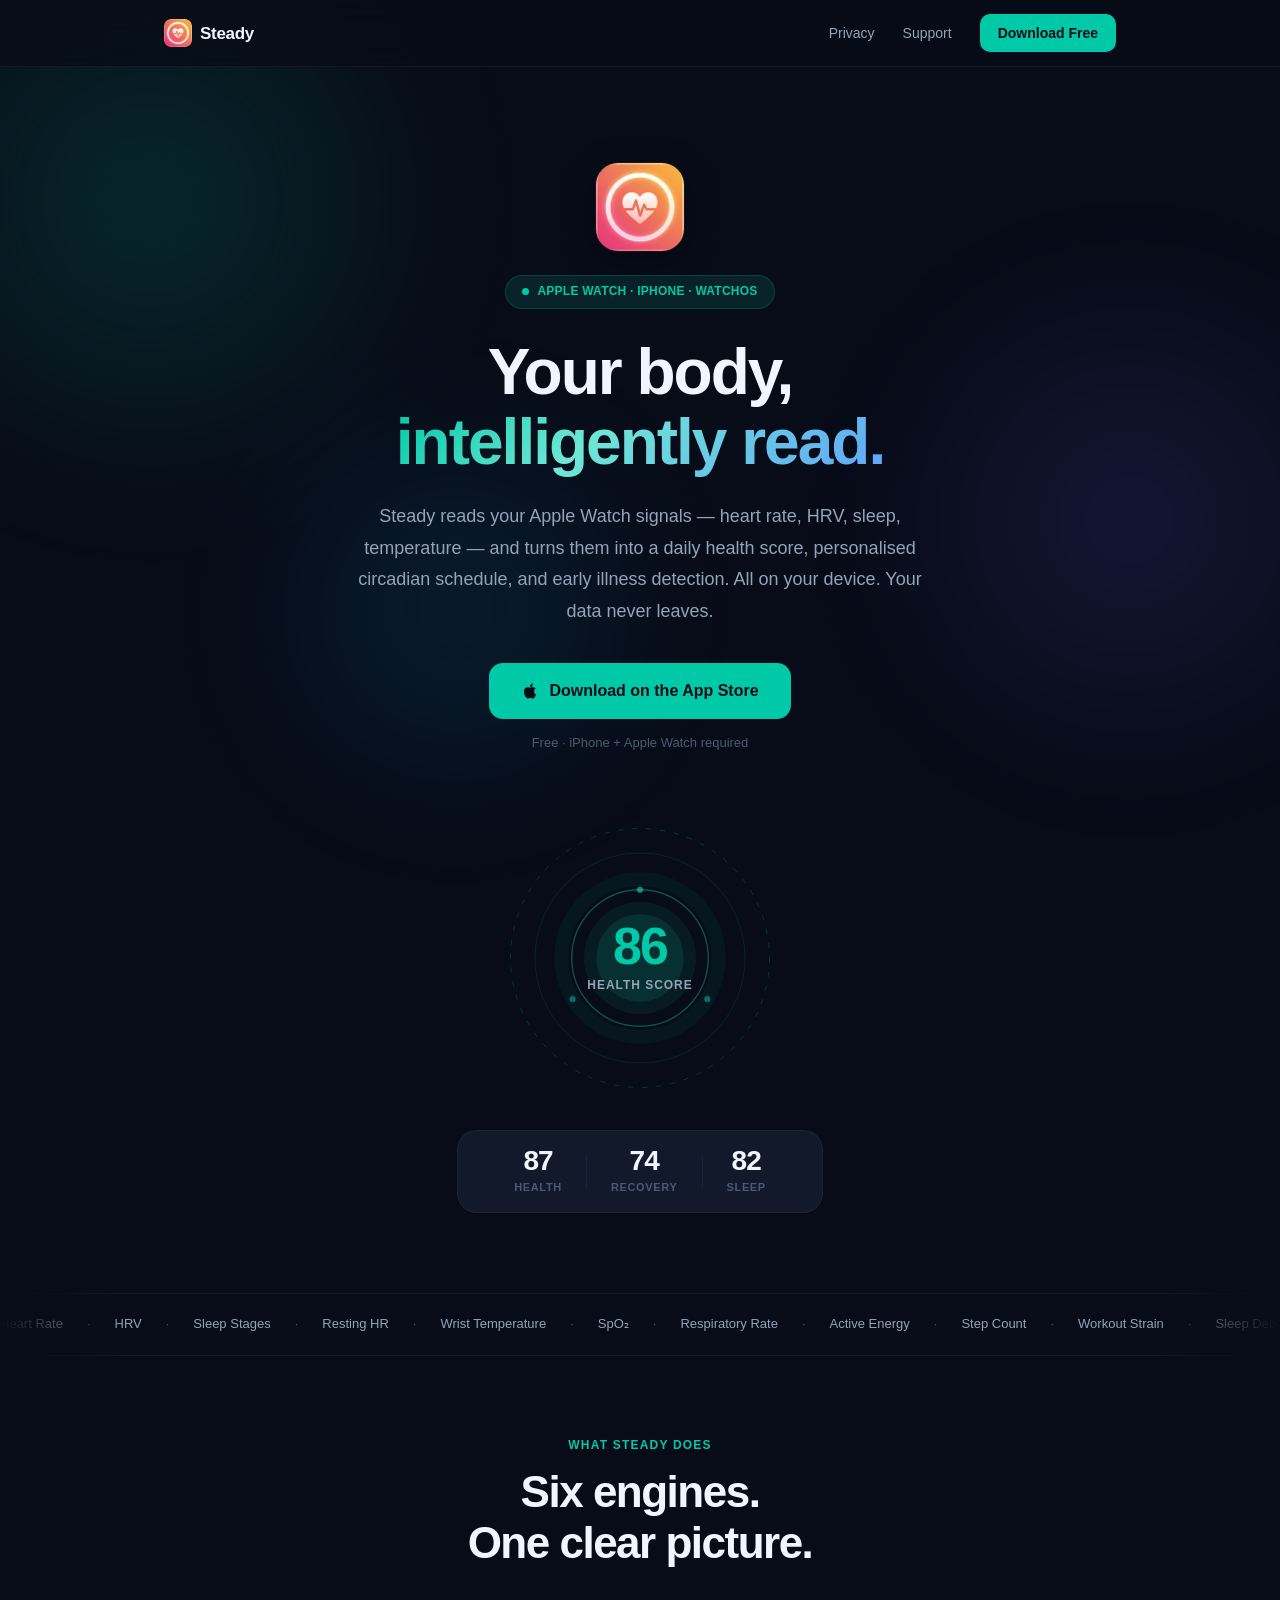
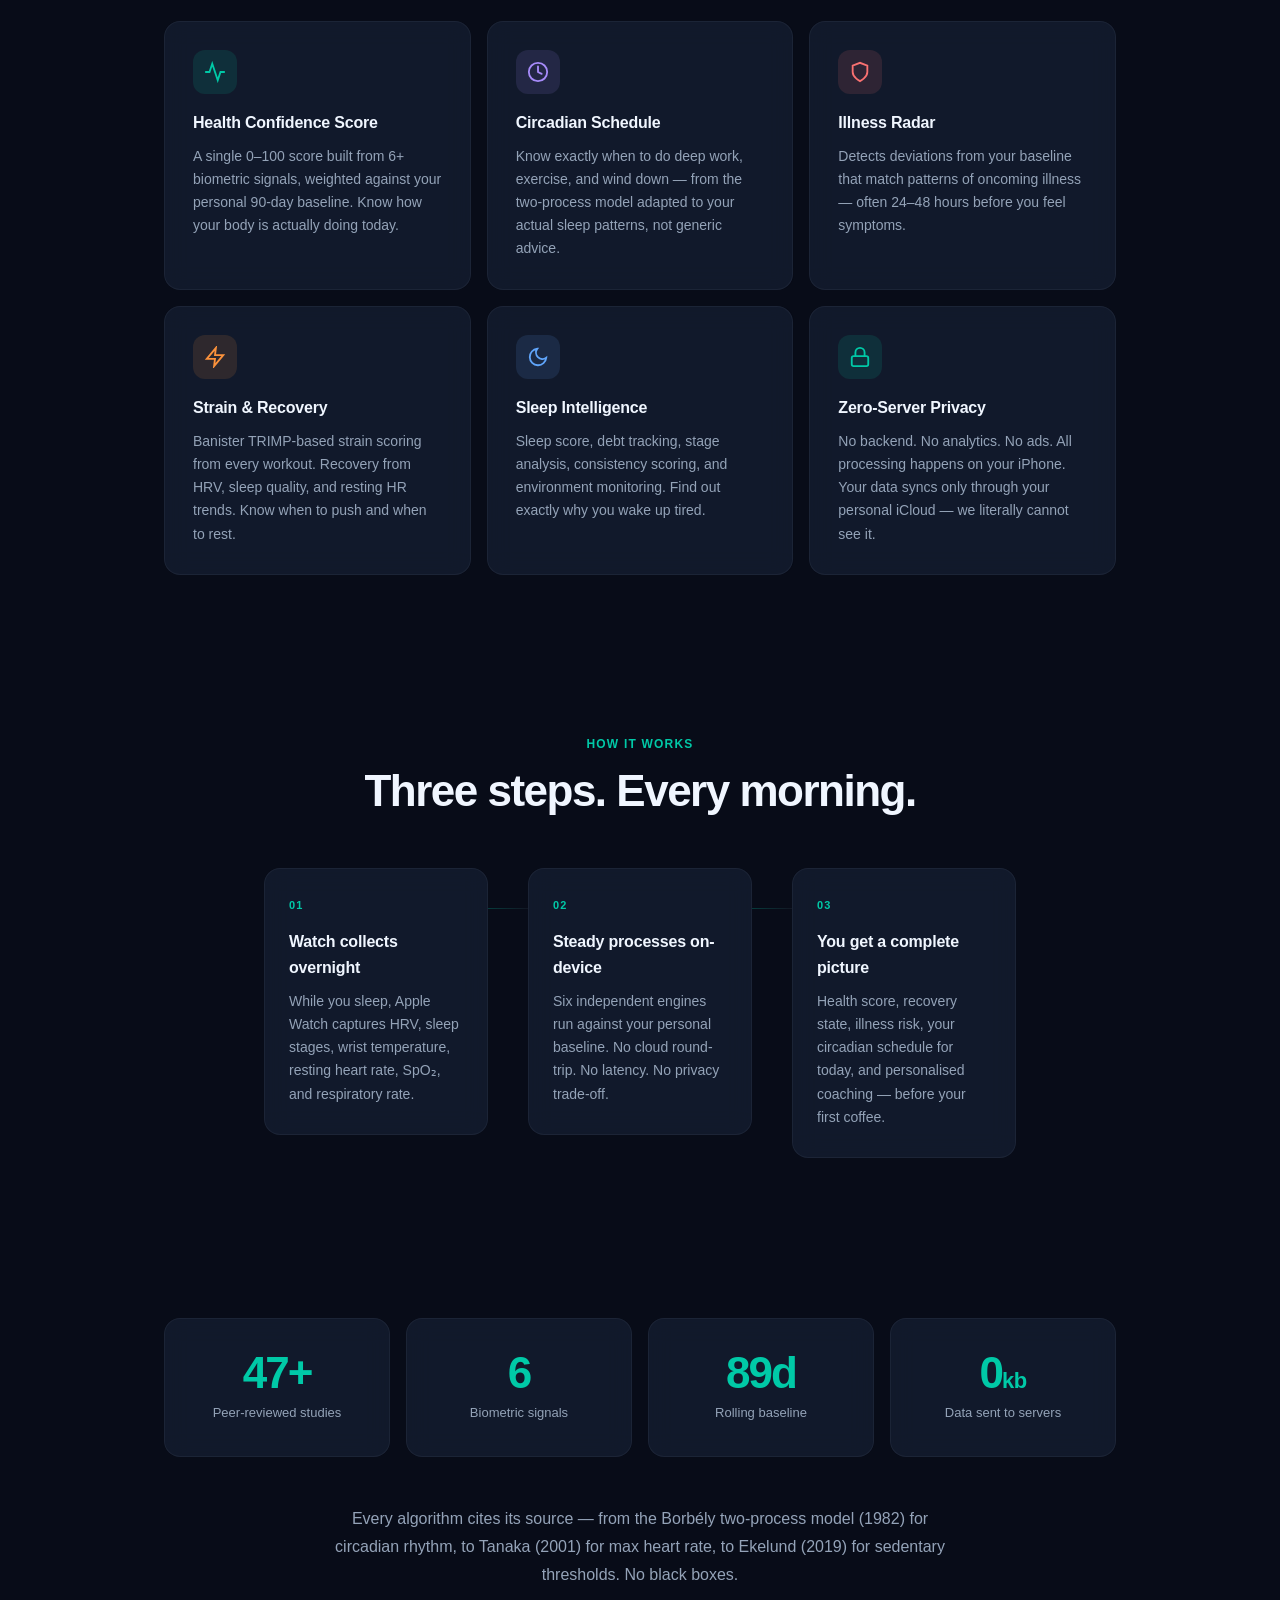
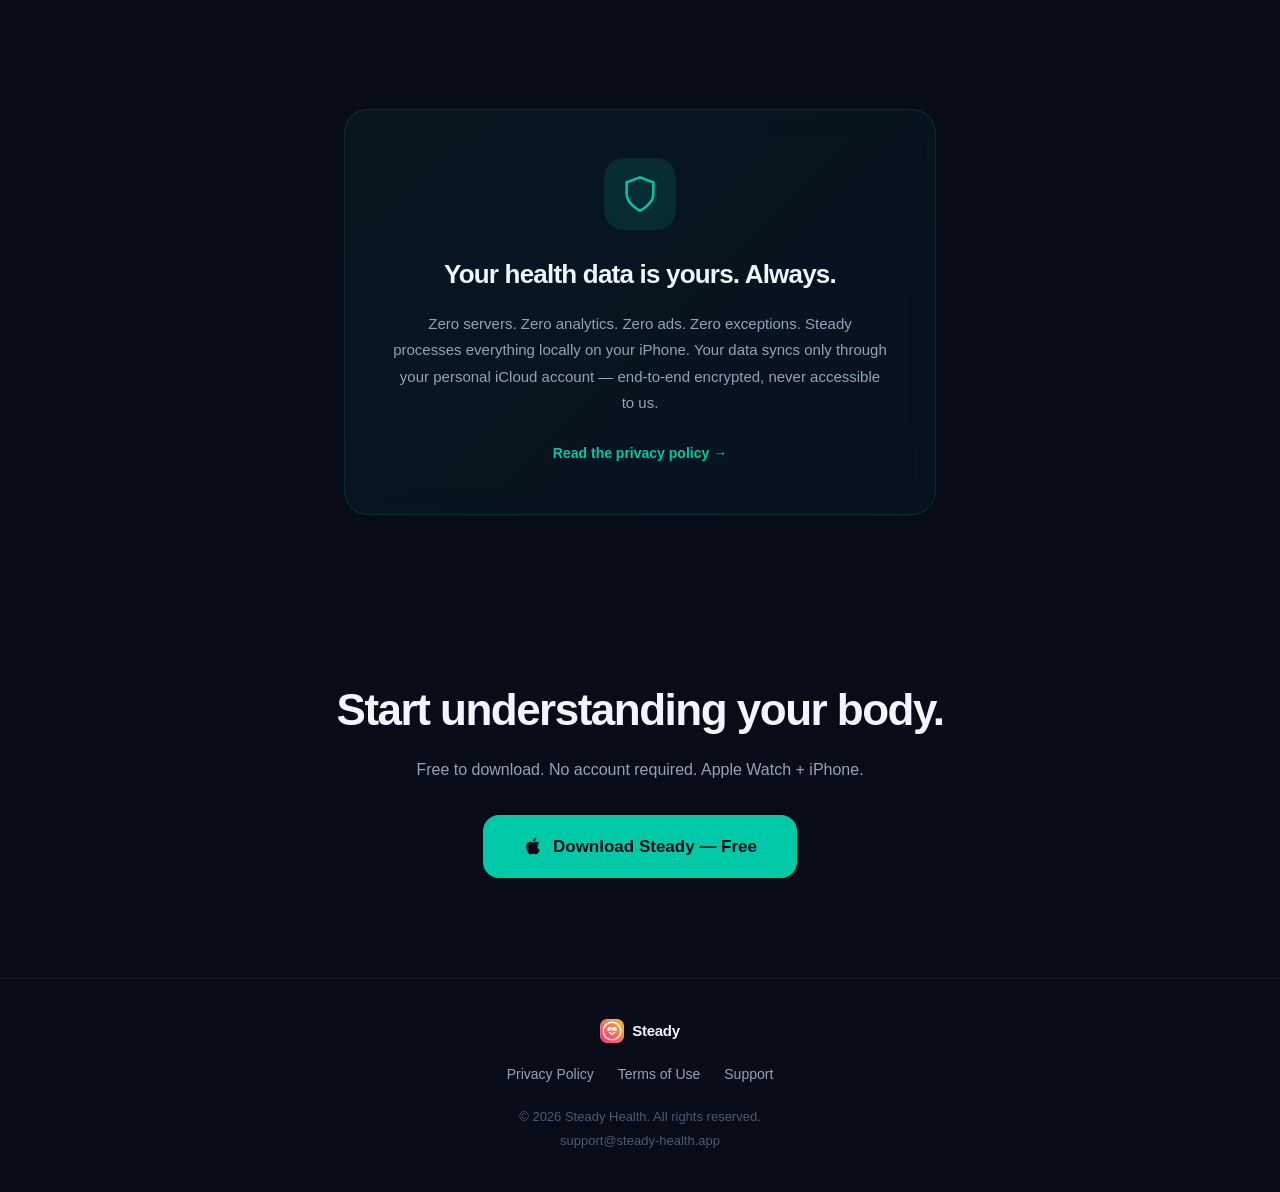
<file: index.html>
<!DOCTYPE html>
<html lang="en">
<head>
    <meta charset="UTF-8">
    <meta name="viewport" content="width=device-width, initial-scale=1.0">
    <title>Steady Health — Body Intelligence from Your Apple Watch</title>
    <meta name="description" content="Steady reads your Apple Watch signals and turns them into a daily health score, personalised circadian schedule, and early illness detection. On-device. Fully private.">
    <link rel="stylesheet" href="style.css">
    <link rel="icon" type="image/png" href="favicon.png">
    <link rel="apple-touch-icon" href="apple-touch-icon.png">
    <!-- Open Graph / social sharing -->
    <meta property="og:type"        content="website">
    <meta property="og:url"         content="https://steady-health.app/">
    <meta property="og:title"       content="Steady Health — Body Intelligence from Your Apple Watch">
    <meta property="og:description" content="Health score, circadian schedule, illness detection. On-device. Fully private.">
    <meta property="og:image"       content="https://steady-health.app/apple-touch-icon.png">
    <meta name="twitter:card"       content="summary">
    <meta name="twitter:image"      content="https://steady-health.app/apple-touch-icon.png">
</head>
<body>

    <!-- Ambient aurora background -->
    <div class="aurora" aria-hidden="true">
        <div class="aurora-blob a1"></div>
        <div class="aurora-blob a2"></div>
        <div class="aurora-blob a3"></div>
    </div>

    <nav>
        <div class="nav-inner">
            <a href="/" class="logo">
                <img src="apple-touch-icon.png" alt="Steady icon" class="logo-icon" width="28" height="28">
                Steady
            </a>
            <div class="nav-links">
                <a href="/privacy">Privacy</a>
                <a href="/support">Support</a>
                <a href="https://apps.apple.com/app/steady-health/id6761733543" class="nav-cta">Download Free</a>
            </div>
        </div>
    </nav>

    <main>

        <!-- ─── HERO ─── -->
        <section class="hero">
            <img src="apple-touch-icon.png" alt="Steady app icon" class="hero-icon">
            <div class="hero-badge">
                <span class="badge-pulse"></span>
                Apple Watch · iPhone · watchOS
            </div>

            <h1>Your body,<br><span class="gradient-text">intelligently read.</span></h1>

            <p class="hero-sub">
                Steady reads your Apple Watch signals — heart rate, HRV, sleep, temperature — and turns them into a daily health score, personalised circadian schedule, and early illness detection. All on your device. Your data never leaves.
            </p>

            <div class="hero-actions">
                <a href="https://apps.apple.com/app/steady-health/id6761733543" class="cta">
                    <svg width="18" height="18" viewBox="0 0 24 24" fill="currentColor" aria-hidden="true"><path d="M18.71 19.5c-.83 1.24-1.71 2.45-3.05 2.47-1.34.03-1.77-.79-3.29-.79-1.53 0-2 .77-3.27.82-1.31.05-2.3-1.32-3.14-2.53C4.25 17 2.94 12.45 4.7 9.39c.87-1.52 2.43-2.48 4.12-2.51 1.28-.02 2.5.87 3.29.87.78 0 2.26-1.07 3.8-.91.65.03 2.47.26 3.64 1.98-.09.06-2.17 1.28-2.15 3.81.03 3.02 2.65 4.03 2.68 4.04-.03.07-.42 1.44-1.38 2.83M13 3.5c.73-.83 1.94-1.46 2.94-1.5.13 1.17-.34 2.35-1.04 3.19-.69.85-1.83 1.51-2.95 1.42-.15-1.15.41-2.35 1.05-3.11z"/></svg>
                    Download on the App Store
                </a>
                <span class="hero-meta">Free · iPhone + Apple Watch required</span>
            </div>

            <!-- Animated Energy Orb -->
            <div class="orb-wrap" aria-hidden="true">
                <svg class="orb-svg" viewBox="0 0 320 320" fill="none" xmlns="http://www.w3.org/2000/svg">
                    <!-- Outer dashed ring -->
                    <circle class="ring-outer" cx="160" cy="160" r="148" stroke="#00C9A7" stroke-width="1" stroke-dasharray="6 10" opacity="0.25"/>
                    <!-- Mid ring -->
                    <circle class="ring-mid" cx="160" cy="160" r="120" stroke="#00C9A7" stroke-width="1" opacity="0.15"/>
                    <!-- Glow ring -->
                    <circle class="ring-glow" cx="160" cy="160" r="90" stroke="#00C9A7" stroke-width="16" opacity="0.06"/>
                    <!-- Inner solid ring -->
                    <circle class="ring-inner" cx="160" cy="160" r="78" stroke="#00C9A7" stroke-width="1.5" opacity="0.4"/>
                    <!-- Core -->
                    <circle cx="160" cy="160" r="64" fill="#00C9A7" opacity="0.08"/>
                    <circle cx="160" cy="160" r="50" fill="#00C9A7" opacity="0.12"/>
                    <!-- Score markers -->
                    <circle class="marker" cx="160" cy="82" r="3.5" fill="#00C9A7" opacity="0.7"/>
                    <circle class="marker" cx="237" cy="207" r="3.5" fill="#00C9A7" opacity="0.5"/>
                    <circle class="marker" cx="83" cy="207" r="3.5" fill="#00C9A7" opacity="0.5"/>
                </svg>
                <div class="orb-center">
                    <div class="orb-score" id="heroScore">0</div>
                    <div class="orb-label">Health Score</div>
                </div>
            </div>

            <!-- Live score strip -->
            <div class="score-strip">
                <div class="score-chip">
                    <span class="chip-val" data-target="87">0</span>
                    <span class="chip-label">Health</span>
                </div>
                <div class="chip-sep"></div>
                <div class="score-chip">
                    <span class="chip-val" data-target="74">0</span>
                    <span class="chip-label">Recovery</span>
                </div>
                <div class="chip-sep"></div>
                <div class="score-chip">
                    <span class="chip-val" data-target="82">0</span>
                    <span class="chip-label">Sleep</span>
                </div>
            </div>
        </section>

        <!-- ─── TICKER ─── -->
        <div class="ticker-wrap" aria-hidden="true">
            <div class="ticker-track">
                <span>Heart Rate</span><span class="dot">·</span>
                <span>HRV</span><span class="dot">·</span>
                <span>Sleep Stages</span><span class="dot">·</span>
                <span>Resting HR</span><span class="dot">·</span>
                <span>Wrist Temperature</span><span class="dot">·</span>
                <span>SpO₂</span><span class="dot">·</span>
                <span>Respiratory Rate</span><span class="dot">·</span>
                <span>Active Energy</span><span class="dot">·</span>
                <span>Step Count</span><span class="dot">·</span>
                <span>Workout Strain</span><span class="dot">·</span>
                <span>Sleep Debt</span><span class="dot">·</span>
                <span>Heart Rate</span><span class="dot">·</span>
                <span>HRV</span><span class="dot">·</span>
                <span>Sleep Stages</span><span class="dot">·</span>
                <span>Resting HR</span><span class="dot">·</span>
                <span>Wrist Temperature</span><span class="dot">·</span>
                <span>SpO₂</span><span class="dot">·</span>
                <span>Respiratory Rate</span><span class="dot">·</span>
                <span>Active Energy</span><span class="dot">·</span>
                <span>Step Count</span><span class="dot">·</span>
                <span>Workout Strain</span><span class="dot">·</span>
                <span>Sleep Debt</span><span class="dot">·</span>
            </div>
        </div>

        <!-- ─── FEATURES ─── -->
        <section class="features">
            <div class="section-eyebrow reveal">What Steady does</div>
            <h2 class="section-title reveal">Six engines.<br>One clear picture.</h2>

            <div class="feature-grid">
                <div class="feature-card reveal" style="--delay:0ms">
                    <div class="ficon ficon-teal">
                        <svg width="22" height="22" viewBox="0 0 24 24" fill="none" stroke="currentColor" stroke-width="2" stroke-linecap="round"><path d="M22 12h-4l-3 9L9 3l-3 9H2"/></svg>
                    </div>
                    <h3>Health Confidence Score</h3>
                    <p>A single 0–100 score built from 6+ biometric signals, weighted against your personal 90-day baseline. Know how your body is actually doing today.</p>
                </div>

                <div class="feature-card reveal" style="--delay:60ms">
                    <div class="ficon ficon-purple">
                        <svg width="22" height="22" viewBox="0 0 24 24" fill="none" stroke="currentColor" stroke-width="2" stroke-linecap="round"><circle cx="12" cy="12" r="10"/><path d="M12 6v6l4 2"/></svg>
                    </div>
                    <h3>Circadian Schedule</h3>
                    <p>Know exactly when to do deep work, exercise, and wind down — from the two-process model adapted to your actual sleep patterns, not generic advice.</p>
                </div>

                <div class="feature-card reveal" style="--delay:120ms">
                    <div class="ficon ficon-red">
                        <svg width="22" height="22" viewBox="0 0 24 24" fill="none" stroke="currentColor" stroke-width="2" stroke-linecap="round"><path d="M12 22s8-4 8-10V5l-8-3-8 3v7c0 6 8 10 8 10z"/></svg>
                    </div>
                    <h3>Illness Radar</h3>
                    <p>Detects deviations from your baseline that match patterns of oncoming illness — often 24–48 hours before you feel symptoms.</p>
                </div>

                <div class="feature-card reveal" style="--delay:0ms">
                    <div class="ficon ficon-orange">
                        <svg width="22" height="22" viewBox="0 0 24 24" fill="none" stroke="currentColor" stroke-width="2" stroke-linecap="round"><path d="M13 2L3 14h9l-1 8 10-12h-9l1-8z"/></svg>
                    </div>
                    <h3>Strain &amp; Recovery</h3>
                    <p>Banister TRIMP-based strain scoring from every workout. Recovery from HRV, sleep quality, and resting HR trends. Know when to push and when to rest.</p>
                </div>

                <div class="feature-card reveal" style="--delay:60ms">
                    <div class="ficon ficon-blue">
                        <svg width="22" height="22" viewBox="0 0 24 24" fill="none" stroke="currentColor" stroke-width="2" stroke-linecap="round"><path d="M21 12.79A9 9 0 1 1 11.21 3 7 7 0 0 0 21 12.79z"/></svg>
                    </div>
                    <h3>Sleep Intelligence</h3>
                    <p>Sleep score, debt tracking, stage analysis, consistency scoring, and environment monitoring. Find out exactly why you wake up tired.</p>
                </div>

                <div class="feature-card reveal" style="--delay:120ms">
                    <div class="ficon ficon-teal">
                        <svg width="22" height="22" viewBox="0 0 24 24" fill="none" stroke="currentColor" stroke-width="2" stroke-linecap="round"><rect x="3" y="11" width="18" height="11" rx="2"/><path d="M7 11V7a5 5 0 0 1 10 0v4"/></svg>
                    </div>
                    <h3>Zero-Server Privacy</h3>
                    <p>No backend. No analytics. No ads. All processing happens on your iPhone. Your data syncs only through your personal iCloud — we literally cannot see it.</p>
                </div>
            </div>
        </section>

        <!-- ─── HOW IT WORKS ─── -->
        <section class="how">
            <div class="section-eyebrow reveal">How it works</div>
            <h2 class="section-title reveal">Three steps. Every morning.</h2>

            <div class="steps">
                <div class="step reveal">
                    <div class="step-num">01</div>
                    <div class="step-body">
                        <h3>Watch collects overnight</h3>
                        <p>While you sleep, Apple Watch captures HRV, sleep stages, wrist temperature, resting heart rate, SpO₂, and respiratory rate.</p>
                    </div>
                </div>
                <div class="step-line" aria-hidden="true"></div>
                <div class="step reveal">
                    <div class="step-num">02</div>
                    <div class="step-body">
                        <h3>Steady processes on-device</h3>
                        <p>Six independent engines run against your personal baseline. No cloud round-trip. No latency. No privacy trade-off.</p>
                    </div>
                </div>
                <div class="step-line" aria-hidden="true"></div>
                <div class="step reveal">
                    <div class="step-num">03</div>
                    <div class="step-body">
                        <h3>You get a complete picture</h3>
                        <p>Health score, recovery state, illness risk, your circadian schedule for today, and personalised coaching — before your first coffee.</p>
                    </div>
                </div>
            </div>
        </section>

        <!-- ─── STATS ─── -->
        <section class="stats">
            <div class="stats-grid">
                <div class="stat-card reveal">
                    <div class="stat-num"><span class="countup" data-target="48">0</span>+</div>
                    <div class="stat-label">Peer-reviewed studies</div>
                </div>
                <div class="stat-card reveal" style="--delay:80ms">
                    <div class="stat-num"><span class="countup" data-target="6">0</span></div>
                    <div class="stat-label">Biometric signals</div>
                </div>
                <div class="stat-card reveal" style="--delay:160ms">
                    <div class="stat-num"><span class="countup" data-target="90">0</span>d</div>
                    <div class="stat-label">Rolling baseline</div>
                </div>
                <div class="stat-card reveal" style="--delay:240ms">
                    <div class="stat-num">0<span class="stat-small">kb</span></div>
                    <div class="stat-label">Data sent to servers</div>
                </div>
            </div>
            <p class="stats-copy reveal">Every algorithm cites its source — from the Borbély two-process model (1982) for circadian rhythm, to Tanaka (2001) for max heart rate, to Ekelund (2019) for sedentary thresholds. No black boxes.</p>
        </section>

        <!-- ─── PRIVACY ─── -->
        <section class="privacy-block reveal">
            <div class="privacy-card">
                <div class="privacy-shield" aria-hidden="true">
                    <svg width="40" height="40" viewBox="0 0 24 24" fill="none" stroke="#00C9A7" stroke-width="1.5" stroke-linecap="round"><path d="M12 22s8-4 8-10V5l-8-3-8 3v7c0 6 8 10 8 10z"/></svg>
                </div>
                <h2>Your health data is yours. Always.</h2>
                <p>Zero servers. Zero analytics. Zero ads. Zero exceptions. Steady processes everything locally on your iPhone. Your data syncs only through your personal iCloud account — end-to-end encrypted, never accessible to us.</p>
                <a href="/privacy" class="privacy-link">Read the privacy policy →</a>
            </div>
        </section>

        <!-- ─── FINAL CTA ─── -->
        <section class="final-cta">
            <h2 class="reveal">Start understanding your body.</h2>
            <p class="reveal">Free to download. No account required. Apple Watch + iPhone.</p>
            <a href="https://apps.apple.com/app/steady-health/id6761733543" class="cta cta-large reveal">
                <svg width="20" height="20" viewBox="0 0 24 24" fill="currentColor" aria-hidden="true"><path d="M18.71 19.5c-.83 1.24-1.71 2.45-3.05 2.47-1.34.03-1.77-.79-3.29-.79-1.53 0-2 .77-3.27.82-1.31.05-2.3-1.32-3.14-2.53C4.25 17 2.94 12.45 4.7 9.39c.87-1.52 2.43-2.48 4.12-2.51 1.28-.02 2.5.87 3.29.87.78 0 2.26-1.07 3.8-.91.65.03 2.47.26 3.64 1.98-.09.06-2.17 1.28-2.15 3.81.03 3.02 2.65 4.03 2.68 4.04-.03.07-.42 1.44-1.38 2.83M13 3.5c.73-.83 1.94-1.46 2.94-1.5.13 1.17-.34 2.35-1.04 3.19-.69.85-1.83 1.51-2.95 1.42-.15-1.15.41-2.35 1.05-3.11z"/></svg>
                Download Steady — Free
            </a>
        </section>

    </main>

    <footer>
        <div class="footer-inner">
            <a href="/" class="logo">
                <img src="apple-touch-icon.png" alt="Steady icon" class="logo-icon" width="24" height="24">
                Steady
            </a>
            <div class="footer-links">
                <a href="/privacy">Privacy Policy</a>
                <a href="/terms">Terms of Use</a>
                <a href="/support">Support</a>
            </div>
            <p class="copyright">&copy; 2026 Steady Health. All rights reserved.</p>
            <p class="contact"><a href="mailto:support@steady-health.app">support@steady-health.app</a></p>
        </div>
    </footer>

    <script src="app.js"></script>
</body>
</html>
</file>
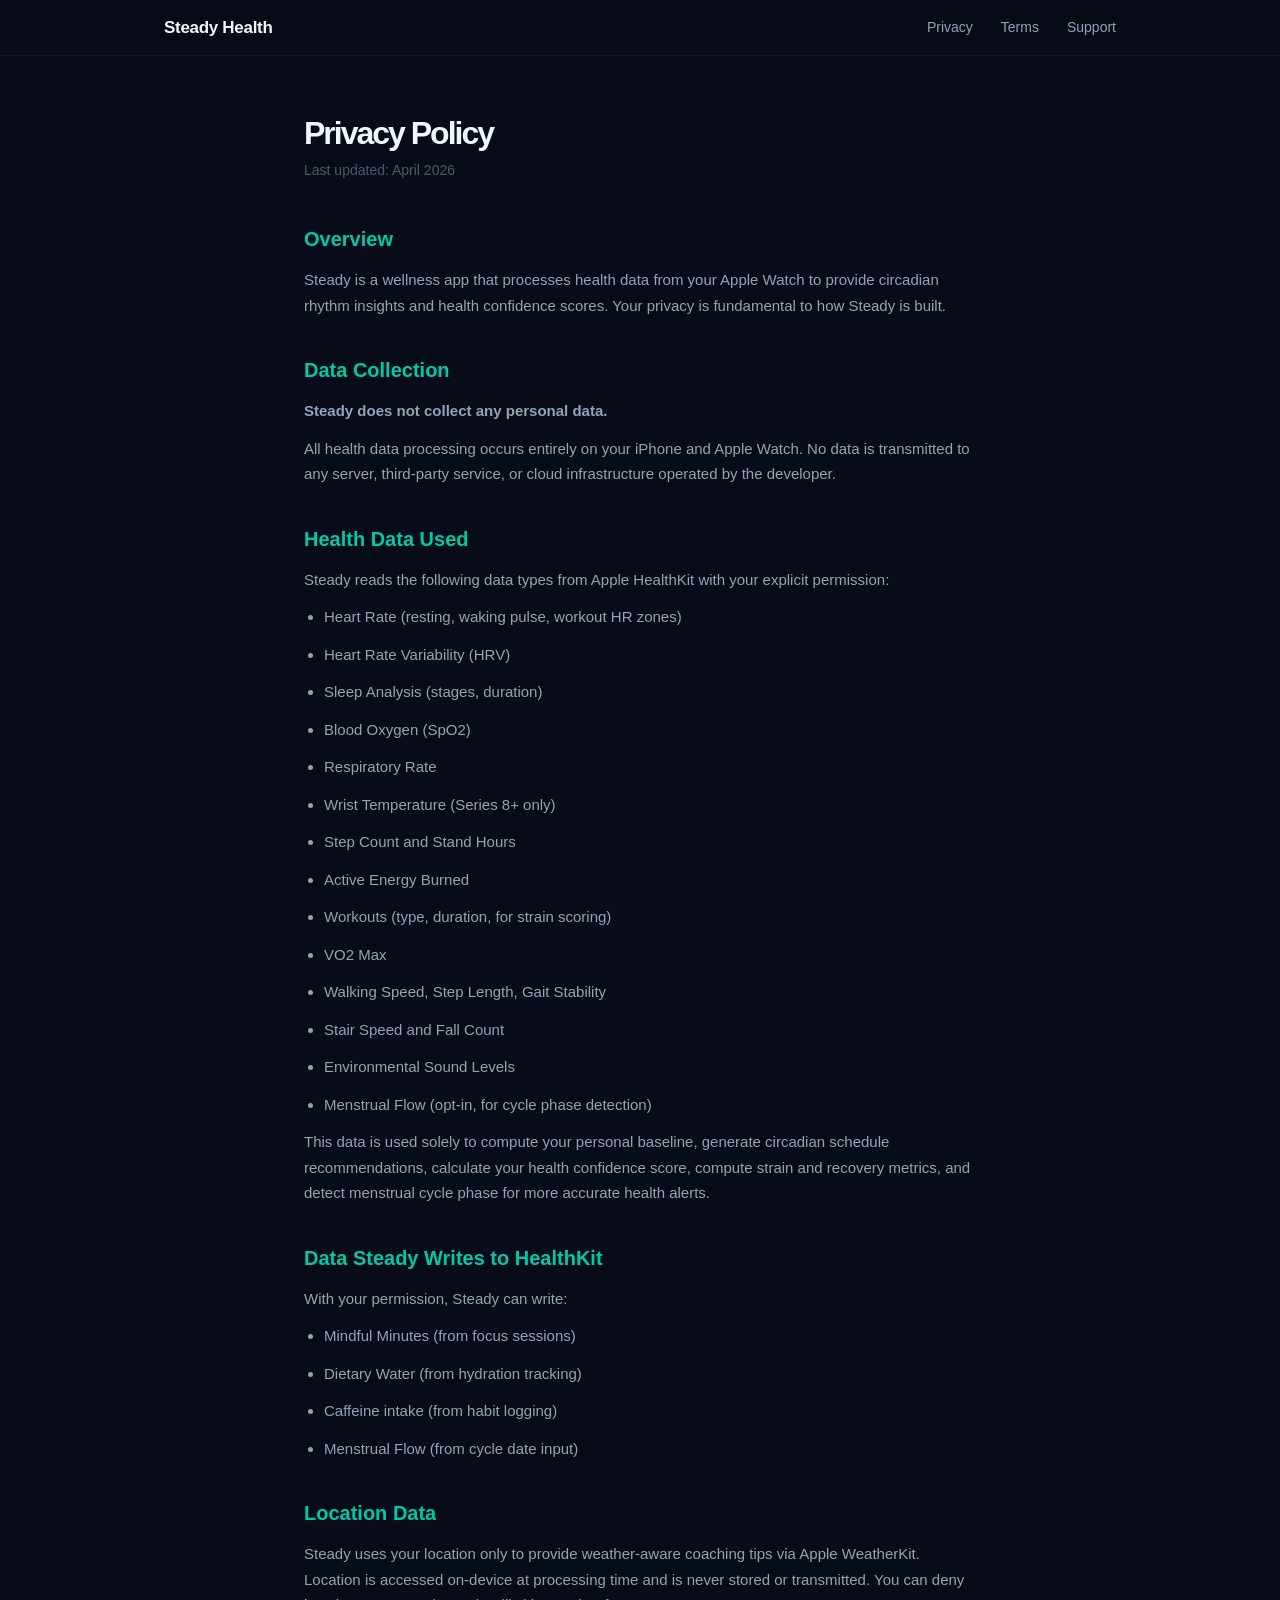
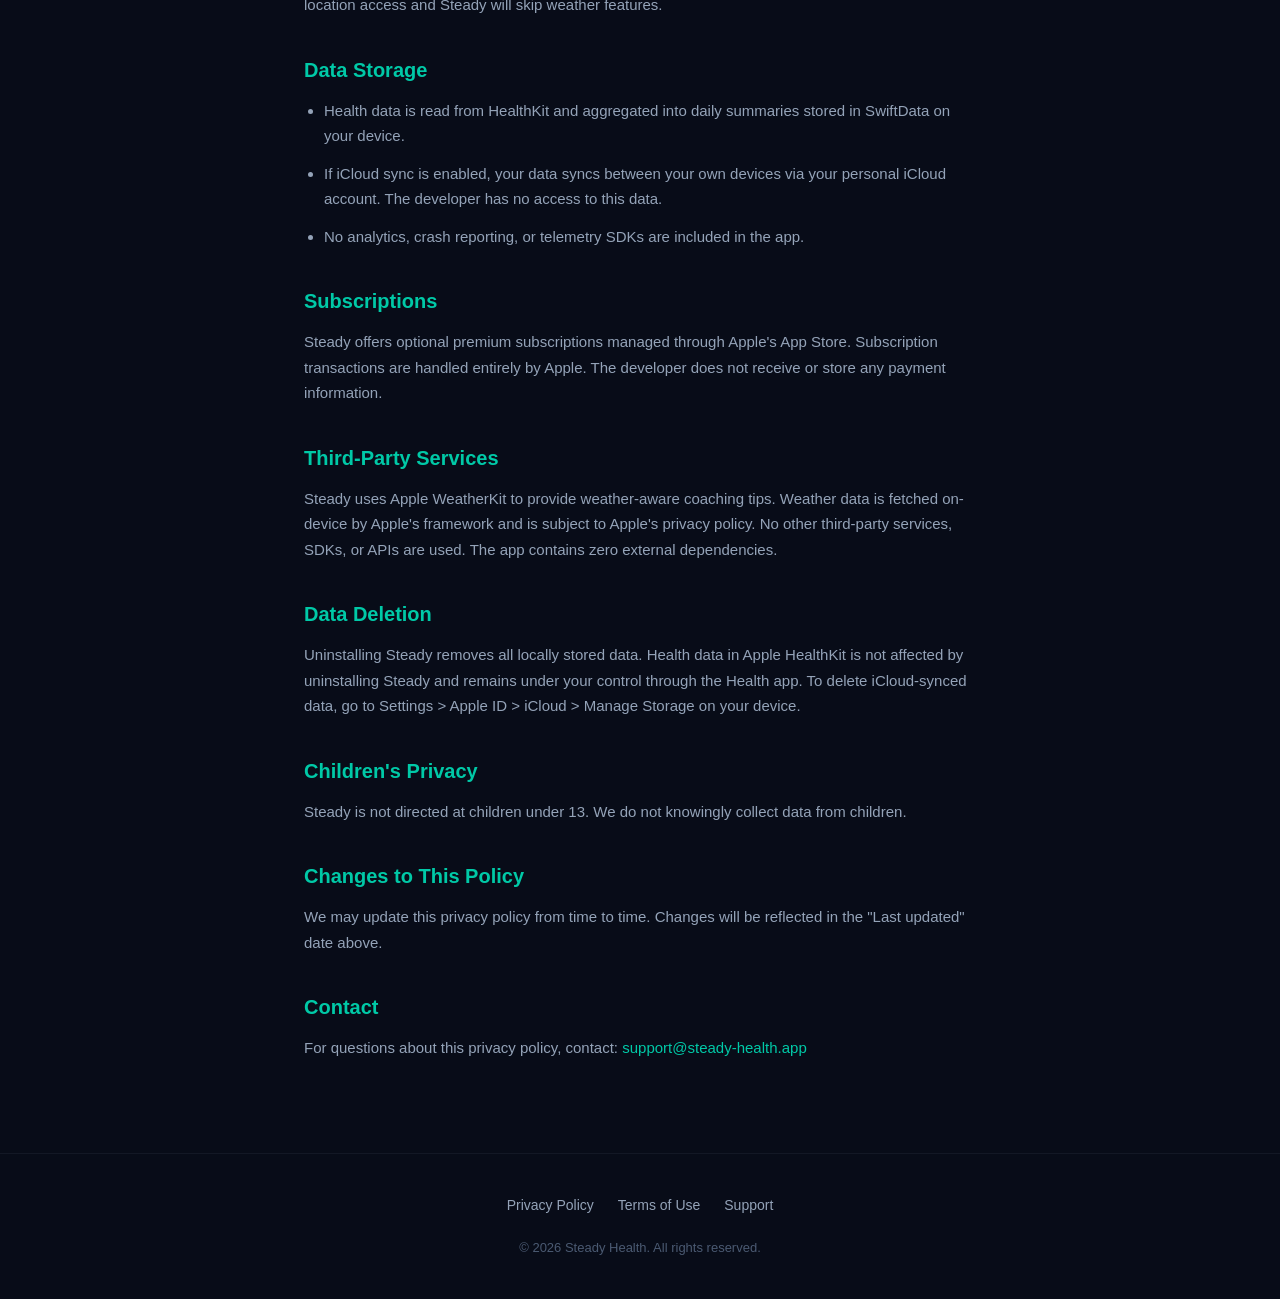
<file: privacy/index.html>
<!DOCTYPE html>
<html lang="en">
<head>
    <meta charset="UTF-8">
    <meta name="viewport" content="width=device-width, initial-scale=1.0">
    <title>Privacy Policy — Steady Health</title>
    <link rel="stylesheet" href="../style.css">
</head>
<body>
    <nav>
        <div class="nav-inner">
            <a href="/" class="logo">Steady Health</a>
            <div class="nav-links">
                <a href="/privacy">Privacy</a>
                <a href="/terms">Terms</a>
                <a href="/support">Support</a>
            </div>
        </div>
    </nav>

    <main class="legal">
        <h1>Privacy Policy</h1>
        <p class="updated">Last updated: April 2026</p>

        <h2>Overview</h2>
        <p>Steady is a wellness app that processes health data from your Apple Watch to provide circadian rhythm insights and health confidence scores. Your privacy is fundamental to how Steady is built.</p>

        <h2>Data Collection</h2>
        <p><strong>Steady does not collect any personal data.</strong></p>
        <p>All health data processing occurs entirely on your iPhone and Apple Watch. No data is transmitted to any server, third-party service, or cloud infrastructure operated by the developer.</p>

        <h2>Health Data Used</h2>
        <p>Steady reads the following data types from Apple HealthKit with your explicit permission:</p>
        <ul>
            <li>Heart Rate (resting, waking pulse, workout HR zones)</li>
            <li>Heart Rate Variability (HRV)</li>
            <li>Sleep Analysis (stages, duration)</li>
            <li>Blood Oxygen (SpO2)</li>
            <li>Respiratory Rate</li>
            <li>Wrist Temperature (Series 8+ only)</li>
            <li>Step Count and Stand Hours</li>
            <li>Active Energy Burned</li>
            <li>Workouts (type, duration, for strain scoring)</li>
            <li>VO2 Max</li>
            <li>Walking Speed, Step Length, Gait Stability</li>
            <li>Stair Speed and Fall Count</li>
            <li>Environmental Sound Levels</li>
            <li>Menstrual Flow (opt-in, for cycle phase detection)</li>
        </ul>
        <p>This data is used solely to compute your personal baseline, generate circadian schedule recommendations, calculate your health confidence score, compute strain and recovery metrics, and detect menstrual cycle phase for more accurate health alerts.</p>

        <h2>Data Steady Writes to HealthKit</h2>
        <p>With your permission, Steady can write:</p>
        <ul>
            <li>Mindful Minutes (from focus sessions)</li>
            <li>Dietary Water (from hydration tracking)</li>
            <li>Caffeine intake (from habit logging)</li>
            <li>Menstrual Flow (from cycle date input)</li>
        </ul>

        <h2>Location Data</h2>
        <p>Steady uses your location only to provide weather-aware coaching tips via Apple WeatherKit. Location is accessed on-device at processing time and is never stored or transmitted. You can deny location access and Steady will skip weather features.</p>

        <h2>Data Storage</h2>
        <ul>
            <li>Health data is read from HealthKit and aggregated into daily summaries stored in SwiftData on your device.</li>
            <li>If iCloud sync is enabled, your data syncs between your own devices via your personal iCloud account. The developer has no access to this data.</li>
            <li>No analytics, crash reporting, or telemetry SDKs are included in the app.</li>
        </ul>

        <h2>Subscriptions</h2>
        <p>Steady offers optional premium subscriptions managed through Apple's App Store. Subscription transactions are handled entirely by Apple. The developer does not receive or store any payment information.</p>

        <h2>Third-Party Services</h2>
        <p>Steady uses Apple WeatherKit to provide weather-aware coaching tips. Weather data is fetched on-device by Apple's framework and is subject to Apple's privacy policy. No other third-party services, SDKs, or APIs are used. The app contains zero external dependencies.</p>

        <h2>Data Deletion</h2>
        <p>Uninstalling Steady removes all locally stored data. Health data in Apple HealthKit is not affected by uninstalling Steady and remains under your control through the Health app. To delete iCloud-synced data, go to Settings > Apple ID > iCloud > Manage Storage on your device.</p>

        <h2>Children's Privacy</h2>
        <p>Steady is not directed at children under 13. We do not knowingly collect data from children.</p>

        <h2>Changes to This Policy</h2>
        <p>We may update this privacy policy from time to time. Changes will be reflected in the "Last updated" date above.</p>

        <h2>Contact</h2>
        <p>For questions about this privacy policy, contact: <a href="mailto:support@steady-health.app">support@steady-health.app</a></p>
    </main>

    <footer>
        <div class="footer-inner">
            <div class="footer-links">
                <a href="/privacy">Privacy Policy</a>
                <a href="/terms">Terms of Use</a>
                <a href="/support">Support</a>
            </div>
            <p class="copyright">&copy; 2026 Steady Health. All rights reserved.</p>
        </div>
    </footer>
</body>
</html>
</file>
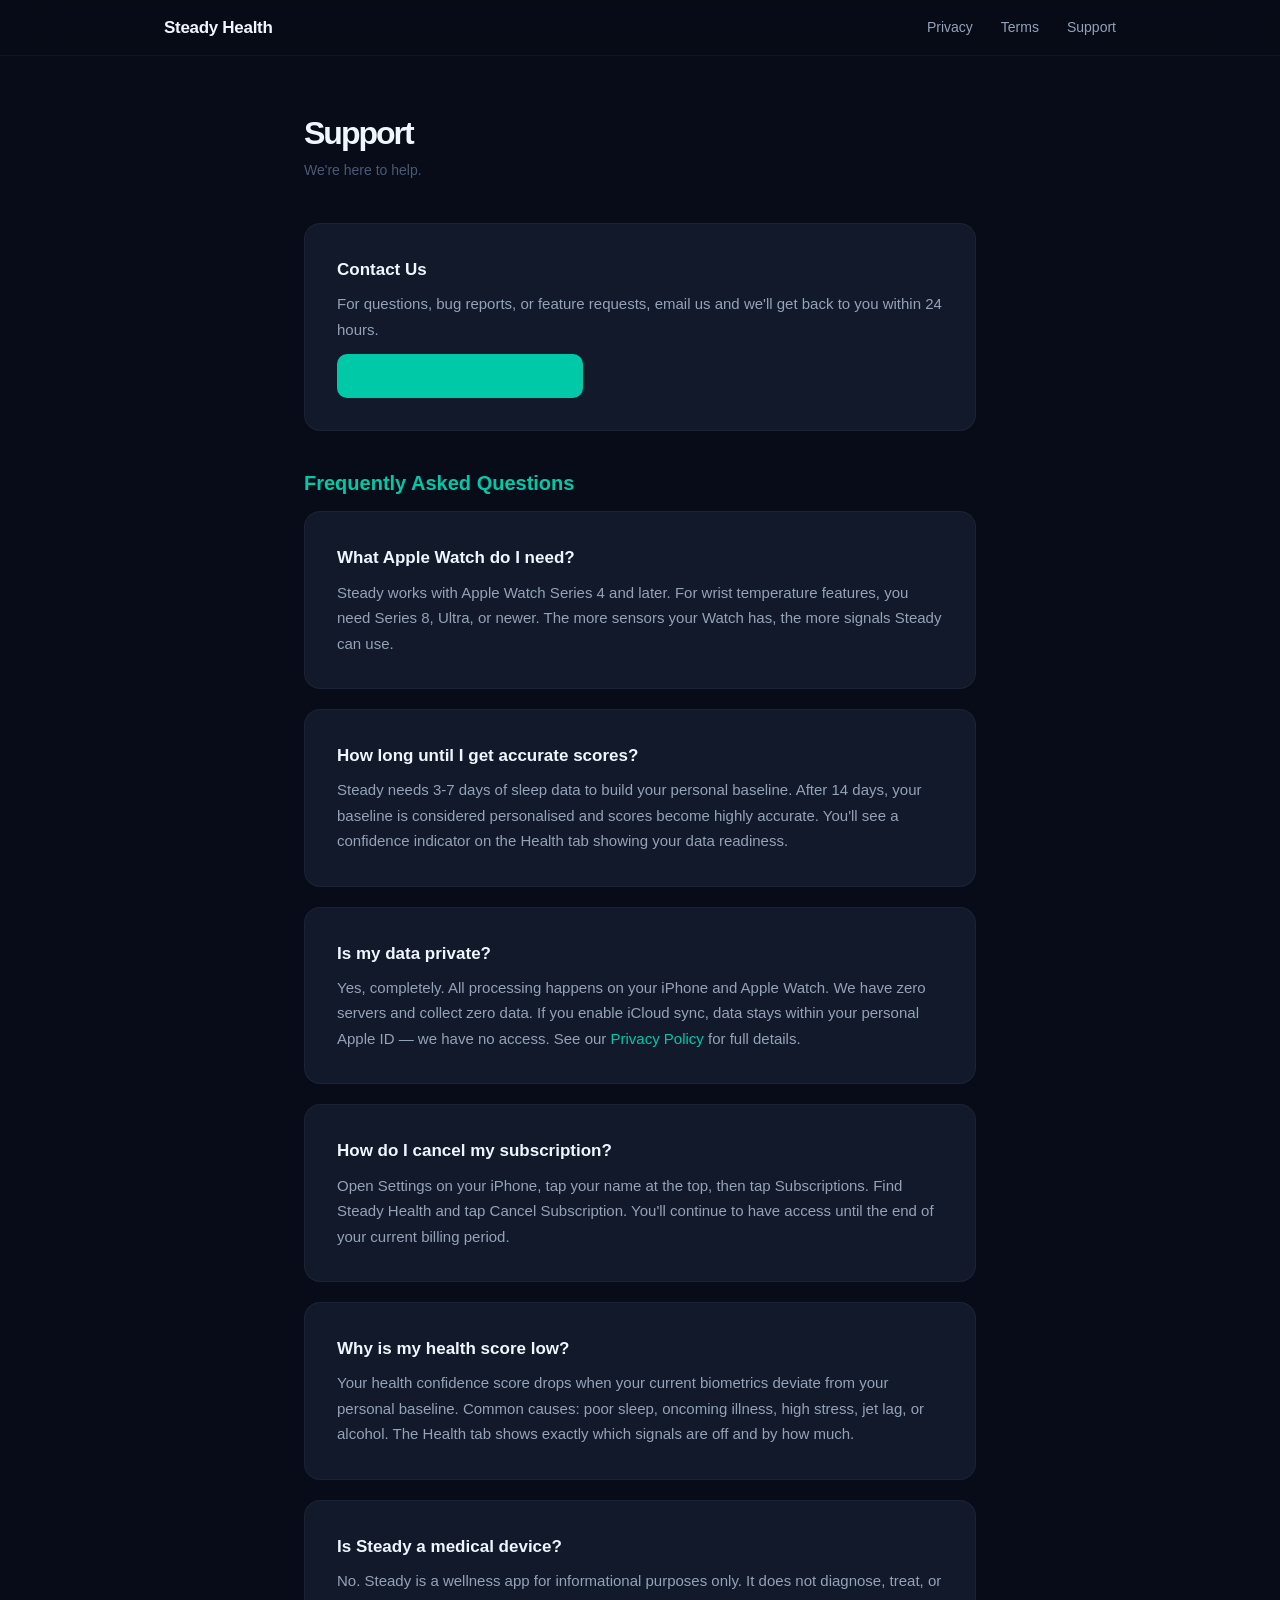
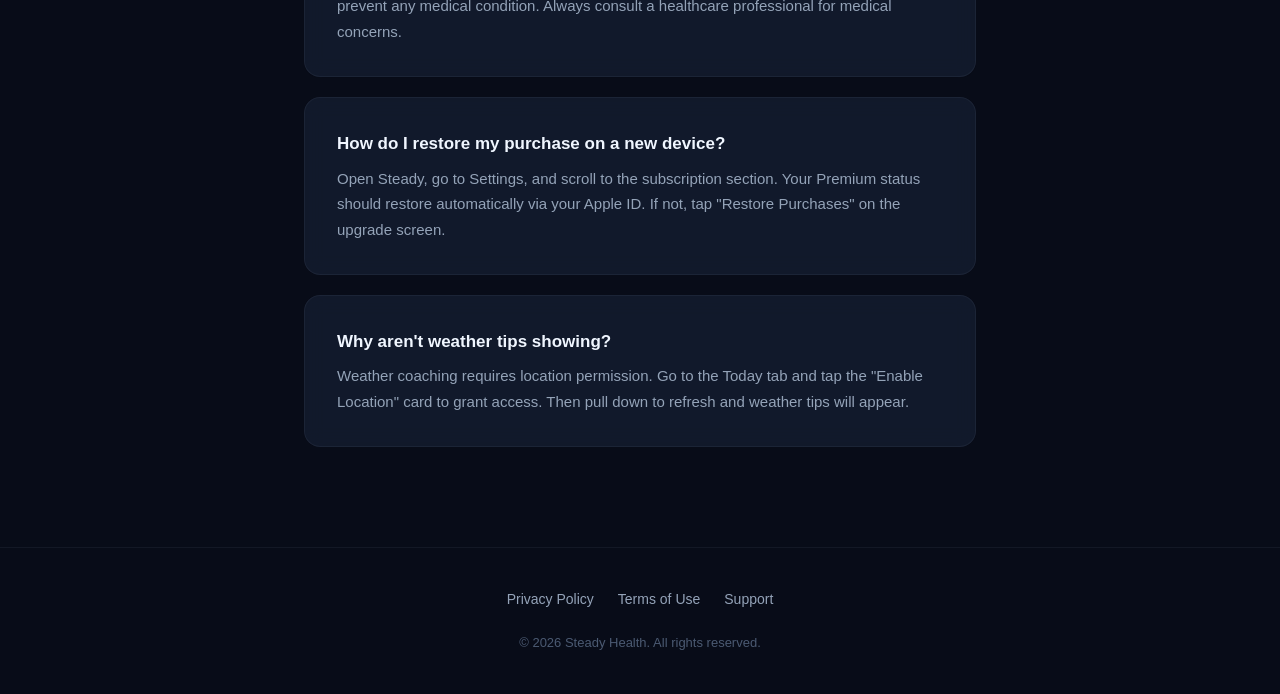
<file: support/index.html>
<!DOCTYPE html>
<html lang="en">
<head>
    <meta charset="UTF-8">
    <meta name="viewport" content="width=device-width, initial-scale=1.0">
    <title>Support — Steady Health</title>
    <link rel="stylesheet" href="../style.css">
</head>
<body>
    <nav>
        <div class="nav-inner">
            <a href="/" class="logo">Steady Health</a>
            <div class="nav-links">
                <a href="/privacy">Privacy</a>
                <a href="/terms">Terms</a>
                <a href="/support">Support</a>
            </div>
        </div>
    </nav>

    <main class="legal">
        <h1>Support</h1>
        <p class="updated">We're here to help.</p>

        <div class="support-card">
            <h3>Contact Us</h3>
            <p>For questions, bug reports, or feature requests, email us and we'll get back to you within 24 hours.</p>
            <a href="mailto:support@steady-health.app" class="support-email">support@steady-health.app</a>
        </div>

        <h2>Frequently Asked Questions</h2>

        <div class="support-card">
            <h3>What Apple Watch do I need?</h3>
            <p>Steady works with Apple Watch Series 4 and later. For wrist temperature features, you need Series 8, Ultra, or newer. The more sensors your Watch has, the more signals Steady can use.</p>
        </div>

        <div class="support-card">
            <h3>How long until I get accurate scores?</h3>
            <p>Steady needs 3-7 days of sleep data to build your personal baseline. After 14 days, your baseline is considered personalised and scores become highly accurate. You'll see a confidence indicator on the Health tab showing your data readiness.</p>
        </div>

        <div class="support-card">
            <h3>Is my data private?</h3>
            <p>Yes, completely. All processing happens on your iPhone and Apple Watch. We have zero servers and collect zero data. If you enable iCloud sync, data stays within your personal Apple ID — we have no access. See our <a href="/privacy">Privacy Policy</a> for full details.</p>
        </div>

        <div class="support-card">
            <h3>How do I cancel my subscription?</h3>
            <p>Open Settings on your iPhone, tap your name at the top, then tap Subscriptions. Find Steady Health and tap Cancel Subscription. You'll continue to have access until the end of your current billing period.</p>
        </div>

        <div class="support-card">
            <h3>Why is my health score low?</h3>
            <p>Your health confidence score drops when your current biometrics deviate from your personal baseline. Common causes: poor sleep, oncoming illness, high stress, jet lag, or alcohol. The Health tab shows exactly which signals are off and by how much.</p>
        </div>

        <div class="support-card">
            <h3>Is Steady a medical device?</h3>
            <p>No. Steady is a wellness app for informational purposes only. It does not diagnose, treat, or prevent any medical condition. Always consult a healthcare professional for medical concerns.</p>
        </div>

        <div class="support-card">
            <h3>How do I restore my purchase on a new device?</h3>
            <p>Open Steady, go to Settings, and scroll to the subscription section. Your Premium status should restore automatically via your Apple ID. If not, tap "Restore Purchases" on the upgrade screen.</p>
        </div>

        <div class="support-card">
            <h3>Why aren't weather tips showing?</h3>
            <p>Weather coaching requires location permission. Go to the Today tab and tap the "Enable Location" card to grant access. Then pull down to refresh and weather tips will appear.</p>
        </div>
    </main>

    <footer>
        <div class="footer-inner">
            <div class="footer-links">
                <a href="/privacy">Privacy Policy</a>
                <a href="/terms">Terms of Use</a>
                <a href="/support">Support</a>
            </div>
            <p class="copyright">&copy; 2026 Steady Health. All rights reserved.</p>
        </div>
    </footer>
</body>
</html>
</file>
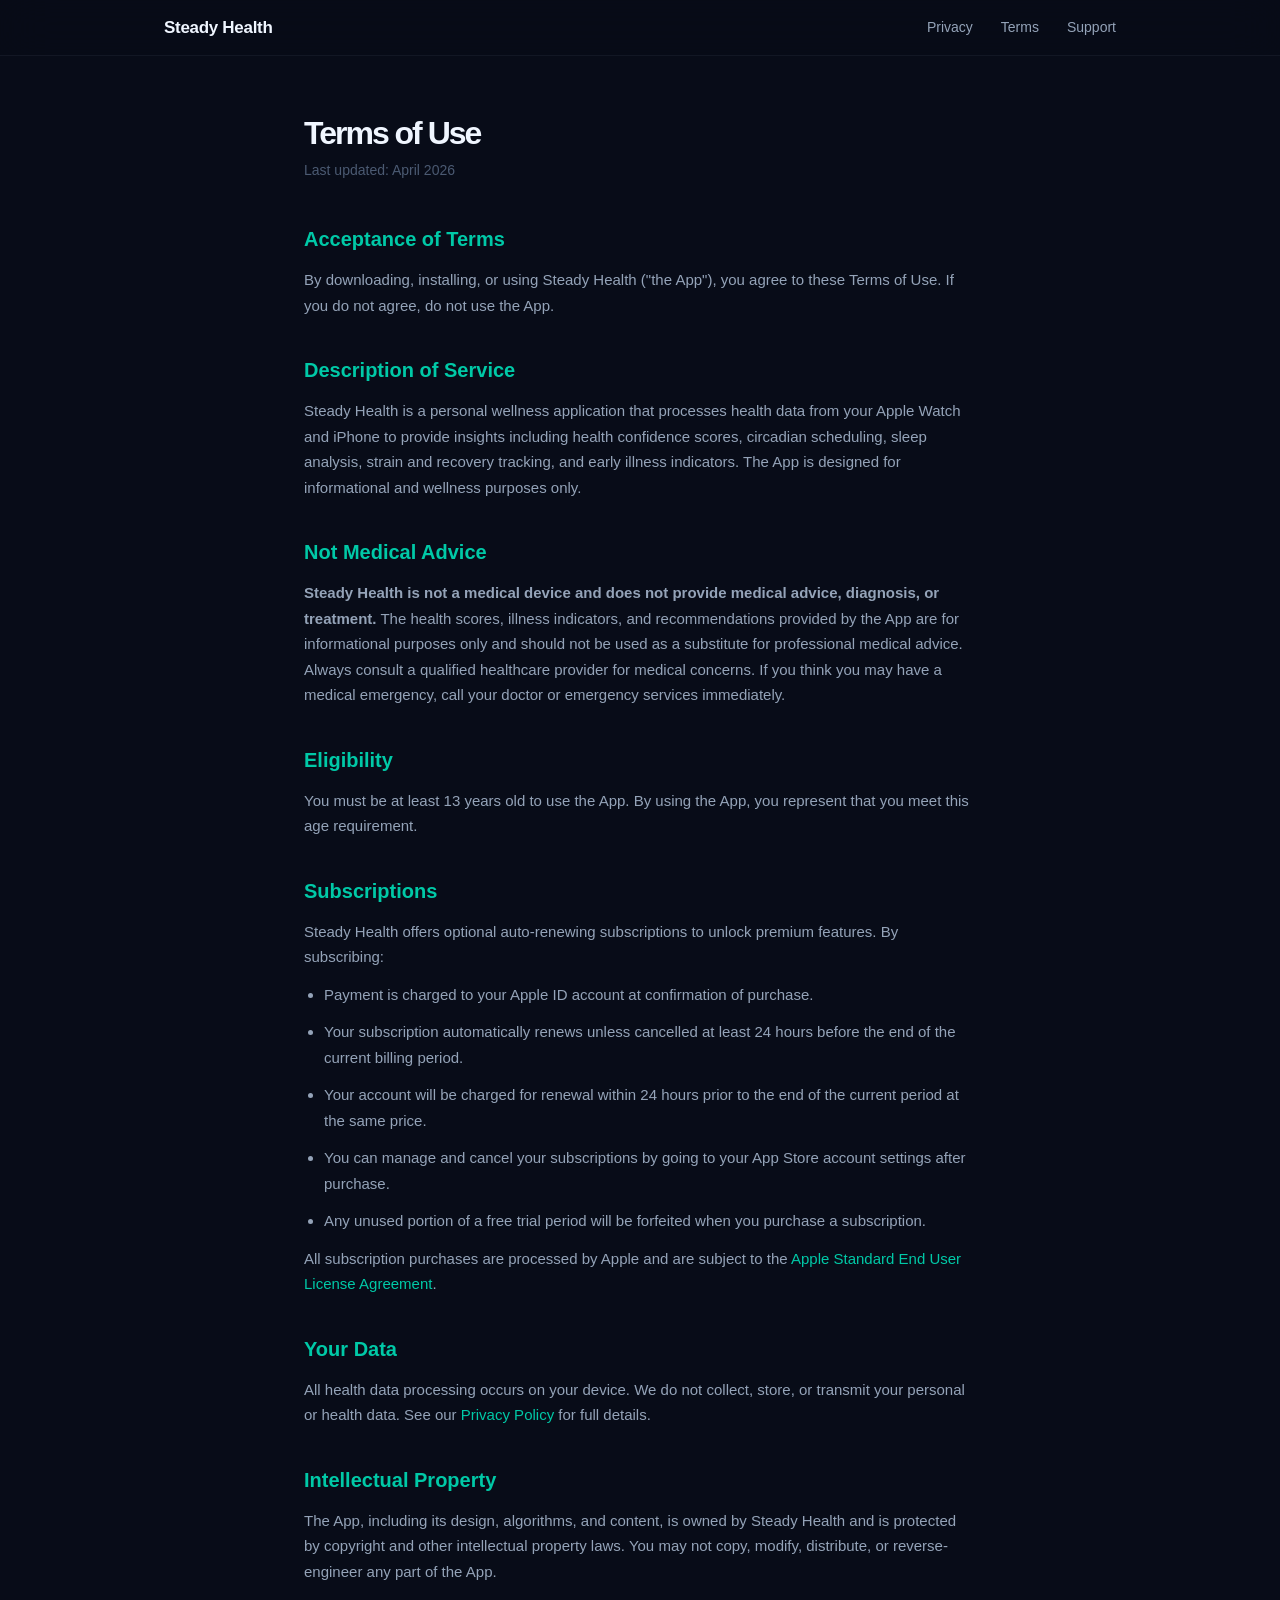
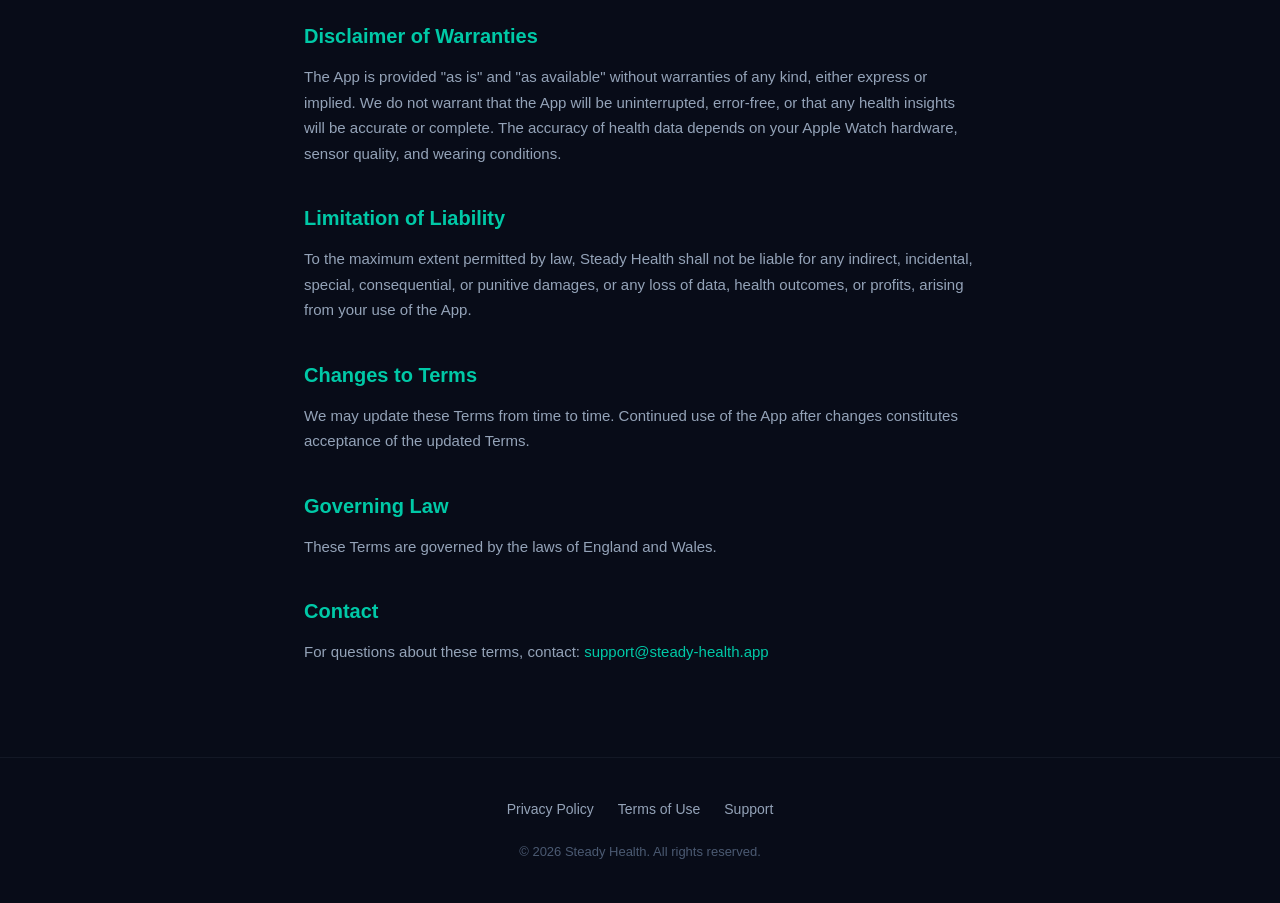
<file: terms/index.html>
<!DOCTYPE html>
<html lang="en">
<head>
    <meta charset="UTF-8">
    <meta name="viewport" content="width=device-width, initial-scale=1.0">
    <title>Terms of Use — Steady Health</title>
    <link rel="stylesheet" href="../style.css">
</head>
<body>
    <nav>
        <div class="nav-inner">
            <a href="/" class="logo">Steady Health</a>
            <div class="nav-links">
                <a href="/privacy">Privacy</a>
                <a href="/terms">Terms</a>
                <a href="/support">Support</a>
            </div>
        </div>
    </nav>

    <main class="legal">
        <h1>Terms of Use</h1>
        <p class="updated">Last updated: April 2026</p>

        <h2>Acceptance of Terms</h2>
        <p>By downloading, installing, or using Steady Health ("the App"), you agree to these Terms of Use. If you do not agree, do not use the App.</p>

        <h2>Description of Service</h2>
        <p>Steady Health is a personal wellness application that processes health data from your Apple Watch and iPhone to provide insights including health confidence scores, circadian scheduling, sleep analysis, strain and recovery tracking, and early illness indicators. The App is designed for informational and wellness purposes only.</p>

        <h2>Not Medical Advice</h2>
        <p><strong>Steady Health is not a medical device and does not provide medical advice, diagnosis, or treatment.</strong> The health scores, illness indicators, and recommendations provided by the App are for informational purposes only and should not be used as a substitute for professional medical advice. Always consult a qualified healthcare provider for medical concerns. If you think you may have a medical emergency, call your doctor or emergency services immediately.</p>

        <h2>Eligibility</h2>
        <p>You must be at least 13 years old to use the App. By using the App, you represent that you meet this age requirement.</p>

        <h2>Subscriptions</h2>
        <p>Steady Health offers optional auto-renewing subscriptions to unlock premium features. By subscribing:</p>
        <ul>
            <li>Payment is charged to your Apple ID account at confirmation of purchase.</li>
            <li>Your subscription automatically renews unless cancelled at least 24 hours before the end of the current billing period.</li>
            <li>Your account will be charged for renewal within 24 hours prior to the end of the current period at the same price.</li>
            <li>You can manage and cancel your subscriptions by going to your App Store account settings after purchase.</li>
            <li>Any unused portion of a free trial period will be forfeited when you purchase a subscription.</li>
        </ul>
        <p>All subscription purchases are processed by Apple and are subject to the <a href="https://www.apple.com/legal/internet-services/itunes/dev/stdeula/" target="_blank" rel="noopener">Apple Standard End User License Agreement</a>.</p>

        <h2>Your Data</h2>
        <p>All health data processing occurs on your device. We do not collect, store, or transmit your personal or health data. See our <a href="/privacy">Privacy Policy</a> for full details.</p>

        <h2>Intellectual Property</h2>
        <p>The App, including its design, algorithms, and content, is owned by Steady Health and is protected by copyright and other intellectual property laws. You may not copy, modify, distribute, or reverse-engineer any part of the App.</p>

        <h2>Disclaimer of Warranties</h2>
        <p>The App is provided "as is" and "as available" without warranties of any kind, either express or implied. We do not warrant that the App will be uninterrupted, error-free, or that any health insights will be accurate or complete. The accuracy of health data depends on your Apple Watch hardware, sensor quality, and wearing conditions.</p>

        <h2>Limitation of Liability</h2>
        <p>To the maximum extent permitted by law, Steady Health shall not be liable for any indirect, incidental, special, consequential, or punitive damages, or any loss of data, health outcomes, or profits, arising from your use of the App.</p>

        <h2>Changes to Terms</h2>
        <p>We may update these Terms from time to time. Continued use of the App after changes constitutes acceptance of the updated Terms.</p>

        <h2>Governing Law</h2>
        <p>These Terms are governed by the laws of England and Wales.</p>

        <h2>Contact</h2>
        <p>For questions about these terms, contact: <a href="mailto:support@steady-health.app">support@steady-health.app</a></p>
    </main>

    <footer>
        <div class="footer-inner">
            <div class="footer-links">
                <a href="/privacy">Privacy Policy</a>
                <a href="/terms">Terms of Use</a>
                <a href="/support">Support</a>
            </div>
            <p class="copyright">&copy; 2026 Steady Health. All rights reserved.</p>
        </div>
    </footer>
</body>
</html>
</file>
<file: style.css>
/* Steady Health — Website */
/* Dark glassmorphism, matches the app's design language */

:root {
    --bg:          #080C18;
    --surface:     rgba(22, 32, 52, 0.7);
    --surface-2:   rgba(30, 41, 64, 0.5);
    --border:      rgba(148, 163, 184, 0.08);
    --border-h:    rgba(0, 201, 167, 0.25);
    --teal:        #00C9A7;
    --teal-dim:    rgba(0, 201, 167, 0.12);
    --purple:      #A78BFA;
    --purple-dim:  rgba(167, 139, 250, 0.12);
    --red:         #F87171;
    --red-dim:     rgba(248, 113, 113, 0.12);
    --orange:      #FB923C;
    --orange-dim:  rgba(251, 146, 60, 0.12);
    --blue:        #60A5FA;
    --blue-dim:    rgba(96, 165, 250, 0.12);
    --text-1:      #F0F6FF;
    --text-2:      #94A3B8;
    --text-3:      #4B5A72;
    --radius:      16px;
    --radius-lg:   24px;
}

*, *::before, *::after { margin: 0; padding: 0; box-sizing: border-box; }

html { scroll-behavior: smooth; }

body {
    font-family: -apple-system, BlinkMacSystemFont, 'SF Pro Display', 'Helvetica Neue', sans-serif;
    background: var(--bg);
    color: var(--text-1);
    line-height: 1.6;
    -webkit-font-smoothing: antialiased;
    overflow-x: hidden;
}

/* ─── AURORA ─── */
.aurora {
    position: fixed;
    inset: 0;
    pointer-events: none;
    z-index: 0;
    overflow: hidden;
}
.aurora-blob {
    position: absolute;
    border-radius: 50%;
    filter: blur(80px);
    opacity: 0.18;
}
.a1 {
    width: 600px; height: 600px;
    background: radial-gradient(circle, #00C9A7, transparent 70%);
    top: -100px; left: -150px;
    animation: float1 18s ease-in-out infinite;
}
.a2 {
    width: 500px; height: 500px;
    background: radial-gradient(circle, #6366F1, transparent 70%);
    top: 30%; right: -100px;
    animation: float2 22s ease-in-out infinite;
}
.a3 {
    width: 400px; height: 400px;
    background: radial-gradient(circle, #0EA5E9, transparent 70%);
    bottom: 10%; left: 20%;
    animation: float3 16s ease-in-out infinite;
}
@keyframes float1 {
    0%, 100% { transform: translate(0, 0) scale(1); }
    33%       { transform: translate(80px, 60px) scale(1.1); }
    66%       { transform: translate(-40px, 100px) scale(0.95); }
}
@keyframes float2 {
    0%, 100% { transform: translate(0, 0) scale(1); }
    50%       { transform: translate(-60px, 80px) scale(1.15); }
}
@keyframes float3 {
    0%, 100% { transform: translate(0, 0) scale(1); }
    40%       { transform: translate(60px, -50px) scale(1.08); }
    80%       { transform: translate(-30px, 40px) scale(0.92); }
}

main { position: relative; z-index: 1; }

/* ─── NAV ─── */
nav {
    position: sticky;
    top: 0;
    z-index: 100;
    backdrop-filter: blur(24px);
    -webkit-backdrop-filter: blur(24px);
    background: rgba(8, 12, 24, 0.7);
    border-bottom: 1px solid var(--border);
}
.nav-inner {
    max-width: 1000px;
    margin: 0 auto;
    padding: 14px 24px;
    display: flex;
    justify-content: space-between;
    align-items: center;
}
.logo {
    display: flex;
    align-items: center;
    gap: 8px;
    font-size: 17px;
    font-weight: 700;
    color: var(--text-1);
    text-decoration: none;
    letter-spacing: -0.3px;
}
.logo-icon {
    flex-shrink: 0;
    border-radius: 7px;
    display: block;
}

/* Hero icon */
.hero-icon {
    width: 88px;
    height: 88px;
    border-radius: 22px;
    margin: 0 auto 24px;
    display: block;
    box-shadow: 0 8px 32px rgba(0, 0, 0, 0.4), 0 0 0 1px rgba(255,255,255,0.08);
    animation: fadeDown 0.6s ease both;
}
.nav-links { display: flex; align-items: center; gap: 28px; }
.nav-links a {
    color: var(--text-2);
    text-decoration: none;
    font-size: 14px;
    font-weight: 500;
    transition: color 0.2s;
}
.nav-links a:hover { color: var(--text-1); }
.nav-cta {
    padding: 8px 18px;
    background: var(--teal);
    color: #080C18 !important;
    font-weight: 700 !important;
    border-radius: 10px;
    transition: opacity 0.2s !important;
}
.nav-cta:hover { opacity: 0.85; }

/* ─── HERO ─── */
.hero {
    max-width: 760px;
    margin: 0 auto;
    padding: 96px 24px 48px;
    text-align: center;
}
.hero-badge {
    display: inline-flex;
    align-items: center;
    gap: 8px;
    padding: 6px 16px;
    background: var(--teal-dim);
    border: 1px solid rgba(0, 201, 167, 0.2);
    border-radius: 100px;
    font-size: 12px;
    font-weight: 600;
    color: var(--teal);
    margin-bottom: 28px;
    letter-spacing: 0.02em;
    text-transform: uppercase;
    animation: fadeDown 0.6s ease both;
}
.badge-pulse {
    width: 7px; height: 7px;
    background: var(--teal);
    border-radius: 50%;
    animation: pulse 2s ease-in-out infinite;
}
@keyframes pulse {
    0%, 100% { opacity: 1; transform: scale(1); }
    50%       { opacity: 0.4; transform: scale(0.7); }
}
h1 {
    font-size: clamp(40px, 6vw, 64px);
    font-weight: 800;
    line-height: 1.1;
    letter-spacing: -2px;
    margin-bottom: 24px;
    animation: fadeDown 0.6s 0.1s ease both;
}
.gradient-text {
    background: linear-gradient(135deg, var(--teal) 0%, #6EE7D4 40%, #60A5FA 100%);
    -webkit-background-clip: text;
    -webkit-text-fill-color: transparent;
    background-clip: text;
}
.hero-sub {
    font-size: 18px;
    color: var(--text-2);
    max-width: 580px;
    margin: 0 auto 36px;
    line-height: 1.75;
    animation: fadeDown 0.6s 0.2s ease both;
}
.hero-actions {
    display: flex;
    flex-direction: column;
    align-items: center;
    gap: 14px;
    margin-bottom: 64px;
    animation: fadeDown 0.6s 0.3s ease both;
}
.hero-meta {
    font-size: 13px;
    color: var(--text-3);
}
@keyframes fadeDown {
    from { opacity: 0; transform: translateY(-12px); }
    to   { opacity: 1; transform: translateY(0); }
}
@keyframes fadeUp {
    from { opacity: 0; transform: translateY(20px); }
    to   { opacity: 1; transform: translateY(0); }
}

/* ─── CTA BUTTON ─── */
.cta {
    display: inline-flex;
    align-items: center;
    gap: 10px;
    padding: 15px 32px;
    background: var(--teal);
    color: #080C18;
    font-size: 16px;
    font-weight: 700;
    border-radius: 14px;
    text-decoration: none;
    transition: transform 0.15s, box-shadow 0.15s;
    box-shadow: 0 0 0 0 rgba(0, 201, 167, 0.4);
}
.cta:hover {
    transform: translateY(-2px);
    box-shadow: 0 8px 32px rgba(0, 201, 167, 0.35);
}
.cta:active { transform: translateY(0); }
.cta-large { padding: 18px 40px; font-size: 17px; border-radius: 16px; }

/* ─── ORB ─── */
.orb-wrap {
    position: relative;
    width: 280px;
    height: 280px;
    margin: 0 auto 32px;
    animation: fadeUp 0.8s 0.4s ease both;
}
.orb-svg {
    width: 100%;
    height: 100%;
    position: absolute;
    inset: 0;
}
.ring-outer { animation: spin 30s linear infinite; transform-origin: 160px 160px; }
.ring-mid   { animation: spin 20s linear infinite reverse; transform-origin: 160px 160px; }
.ring-inner { animation: ringPulse 3s ease-in-out infinite; }
.ring-glow  { animation: glowPulse 3s ease-in-out infinite; }
.marker     { animation: markerPulse 3s ease-in-out infinite; }
@keyframes spin {
    to { transform: rotate(360deg); }
}
@keyframes ringPulse {
    0%, 100% { opacity: 0.4; }
    50%       { opacity: 0.85; }
}
@keyframes glowPulse {
    0%, 100% { opacity: 0.05; }
    50%       { opacity: 0.18; }
}
@keyframes markerPulse {
    0%, 100% { opacity: 0.5; transform: scale(1); }
    50%       { opacity: 1; transform: scale(1.4); }
}
.orb-center {
    position: absolute;
    inset: 0;
    display: flex;
    flex-direction: column;
    align-items: center;
    justify-content: center;
}
.orb-score {
    font-size: 52px;
    font-weight: 800;
    letter-spacing: -2px;
    color: var(--teal);
    line-height: 1;
}
.orb-label {
    font-size: 12px;
    font-weight: 600;
    color: var(--text-2);
    text-transform: uppercase;
    letter-spacing: 0.08em;
    margin-top: 4px;
}

/* ─── SCORE STRIP ─── */
.score-strip {
    display: inline-flex;
    align-items: center;
    gap: 0;
    background: var(--surface);
    border: 1px solid var(--border);
    border-radius: 20px;
    padding: 16px 32px;
    backdrop-filter: blur(12px);
    animation: fadeUp 0.8s 0.5s ease both;
}
.score-chip {
    display: flex;
    flex-direction: column;
    align-items: center;
    padding: 0 24px;
}
.chip-sep {
    width: 1px;
    height: 32px;
    background: var(--border);
}
.chip-val {
    font-size: 28px;
    font-weight: 800;
    letter-spacing: -1px;
    color: var(--text-1);
    line-height: 1;
}
.chip-label {
    font-size: 11px;
    font-weight: 600;
    color: var(--text-3);
    text-transform: uppercase;
    letter-spacing: 0.06em;
    margin-top: 4px;
}

/* ─── TICKER ─── */
.ticker-wrap {
    overflow: hidden;
    padding: 20px 0;
    border-top: 1px solid var(--border);
    border-bottom: 1px solid var(--border);
    margin: 32px 0 0;
    mask-image: linear-gradient(to right, transparent, black 10%, black 90%, transparent);
    -webkit-mask-image: linear-gradient(to right, transparent, black 10%, black 90%, transparent);
}
.ticker-track {
    display: flex;
    gap: 24px;
    white-space: nowrap;
    animation: ticker 30s linear infinite;
    width: max-content;
}
.ticker-track span {
    font-size: 13px;
    font-weight: 500;
    color: var(--text-2);
}
.ticker-track .dot {
    color: var(--teal);
    opacity: 0.5;
}
@keyframes ticker {
    from { transform: translateX(0); }
    to   { transform: translateX(-50%); }
}

/* ─── SECTION COMMON ─── */
.section-eyebrow {
    font-size: 12px;
    font-weight: 700;
    text-transform: uppercase;
    letter-spacing: 0.1em;
    color: var(--teal);
    margin-bottom: 12px;
}
.section-title {
    font-size: clamp(28px, 4vw, 44px);
    font-weight: 800;
    letter-spacing: -1.5px;
    line-height: 1.15;
    margin-bottom: 52px;
    color: var(--text-1);
}

/* ─── FEATURES ─── */
.features {
    max-width: 1000px;
    margin: 0 auto;
    padding: 80px 24px;
    text-align: center;
}
.feature-grid {
    display: grid;
    grid-template-columns: repeat(3, 1fr);
    gap: 16px;
    text-align: left;
}
.feature-card {
    background: var(--surface);
    border: 1px solid var(--border);
    border-radius: var(--radius);
    padding: 28px;
    backdrop-filter: blur(12px);
    transition: border-color 0.25s, transform 0.25s, box-shadow 0.25s;
    animation-delay: var(--delay, 0ms);
}
.feature-card:hover {
    border-color: var(--border-h);
    transform: translateY(-4px);
    box-shadow: 0 16px 40px rgba(0, 0, 0, 0.3);
}
.ficon {
    width: 44px; height: 44px;
    border-radius: 12px;
    display: flex;
    align-items: center;
    justify-content: center;
    margin-bottom: 16px;
    flex-shrink: 0;
}
.ficon-teal   { background: var(--teal-dim);   color: var(--teal); }
.ficon-purple { background: var(--purple-dim); color: var(--purple); }
.ficon-red    { background: var(--red-dim);    color: var(--red); }
.ficon-orange { background: var(--orange-dim); color: var(--orange); }
.ficon-blue   { background: var(--blue-dim);   color: var(--blue); }
.feature-card h3 {
    font-size: 16px;
    font-weight: 700;
    margin-bottom: 10px;
    color: var(--text-1);
    letter-spacing: -0.2px;
}
.feature-card p {
    font-size: 14px;
    color: var(--text-2);
    line-height: 1.65;
}

/* ─── HOW IT WORKS ─── */
.how {
    max-width: 800px;
    margin: 0 auto;
    padding: 80px 24px;
    text-align: center;
}
.steps {
    display: flex;
    align-items: flex-start;
    gap: 0;
    text-align: left;
    margin-top: 8px;
}
.step {
    flex: 1;
    padding: 28px 24px;
    background: var(--surface);
    border: 1px solid var(--border);
    border-radius: var(--radius);
    backdrop-filter: blur(12px);
    transition: border-color 0.25s;
}
.step:hover { border-color: var(--border-h); }
.step-line {
    width: 40px;
    height: 1px;
    background: linear-gradient(to right, var(--border-h), var(--border));
    flex-shrink: 0;
    margin-top: 40px;
}
.step-num {
    font-size: 11px;
    font-weight: 700;
    color: var(--teal);
    text-transform: uppercase;
    letter-spacing: 0.1em;
    margin-bottom: 14px;
}
.step-body h3 {
    font-size: 16px;
    font-weight: 700;
    margin-bottom: 10px;
    letter-spacing: -0.2px;
}
.step-body p {
    font-size: 14px;
    color: var(--text-2);
    line-height: 1.65;
}

/* ─── STATS ─── */
.stats {
    max-width: 1000px;
    margin: 0 auto;
    padding: 80px 24px;
    text-align: center;
}
.stats-grid {
    display: grid;
    grid-template-columns: repeat(4, 1fr);
    gap: 16px;
    margin-bottom: 48px;
}
.stat-card {
    background: var(--surface);
    border: 1px solid var(--border);
    border-radius: var(--radius);
    padding: 32px 20px;
    backdrop-filter: blur(12px);
    transition: border-color 0.25s, transform 0.25s;
    animation-delay: var(--delay, 0ms);
}
.stat-card:hover {
    border-color: var(--border-h);
    transform: translateY(-3px);
}
.stat-num {
    font-size: 44px;
    font-weight: 800;
    letter-spacing: -2px;
    color: var(--teal);
    line-height: 1;
    margin-bottom: 8px;
}
.stat-small {
    font-size: 22px;
    letter-spacing: -0.5px;
}
.stat-label {
    font-size: 13px;
    color: var(--text-2);
    font-weight: 500;
}
.stats-copy {
    font-size: 16px;
    color: var(--text-2);
    max-width: 640px;
    margin: 0 auto;
    line-height: 1.75;
}

/* ─── PRIVACY ─── */
.privacy-block {
    max-width: 640px;
    margin: 0 auto;
    padding: 40px 24px 80px;
}
.privacy-card {
    background: linear-gradient(135deg, rgba(0, 201, 167, 0.06), rgba(6, 182, 212, 0.04));
    border: 1px solid rgba(0, 201, 167, 0.15);
    border-radius: var(--radius-lg);
    padding: 48px;
    text-align: center;
    backdrop-filter: blur(16px);
}
.privacy-shield {
    width: 72px; height: 72px;
    background: var(--teal-dim);
    border-radius: 20px;
    display: flex;
    align-items: center;
    justify-content: center;
    margin: 0 auto 24px;
    animation: shieldFloat 4s ease-in-out infinite;
}
@keyframes shieldFloat {
    0%, 100% { transform: translateY(0); }
    50%       { transform: translateY(-6px); }
}
.privacy-card h2 {
    font-size: 26px;
    font-weight: 800;
    letter-spacing: -0.8px;
    margin-bottom: 16px;
}
.privacy-card p {
    font-size: 15px;
    color: var(--text-2);
    line-height: 1.75;
    margin-bottom: 24px;
}
.privacy-link {
    color: var(--teal);
    font-size: 14px;
    font-weight: 600;
    text-decoration: none;
    transition: opacity 0.2s;
}
.privacy-link:hover { opacity: 0.7; }

/* ─── FINAL CTA ─── */
.final-cta {
    text-align: center;
    padding: 80px 24px 100px;
}
.final-cta h2 {
    font-size: clamp(28px, 4vw, 44px);
    font-weight: 800;
    letter-spacing: -1.5px;
    margin-bottom: 12px;
}
.final-cta p {
    font-size: 16px;
    color: var(--text-2);
    margin-bottom: 32px;
}

/* ─── FOOTER ─── */
footer {
    border-top: 1px solid var(--border);
    padding: 40px 24px;
    position: relative;
    z-index: 1;
}
.footer-inner {
    max-width: 1000px;
    margin: 0 auto;
    text-align: center;
}
.footer-inner .logo {
    justify-content: center;
    margin-bottom: 20px;
    font-size: 15px;
}
.footer-links {
    display: flex;
    justify-content: center;
    gap: 24px;
    margin-bottom: 20px;
    flex-wrap: wrap;
}
.footer-links a {
    color: var(--text-2);
    text-decoration: none;
    font-size: 14px;
    font-weight: 500;
    transition: color 0.2s;
}
.footer-links a:hover { color: var(--teal); }
.copyright, .contact {
    font-size: 13px;
    color: var(--text-3);
    line-height: 1.8;
}
.contact a { color: var(--text-3); text-decoration: none; }
.contact a:hover { color: var(--teal); }

/* ─── SCROLL REVEAL ─── */
.reveal {
    opacity: 0;
    transform: translateY(24px);
    transition: opacity 0.6s ease, transform 0.6s ease;
    transition-delay: var(--delay, 0ms);
}
.reveal.visible {
    opacity: 1;
    transform: translateY(0);
}

/* ─── LEGAL / SUPPORT PAGES (unchanged) ─── */
.legal {
    max-width: 720px;
    margin: 0 auto;
    padding: 60px 24px 80px;
    position: relative;
    z-index: 1;
}
.legal h1 { font-size: 32px; font-weight: 800; margin-bottom: 8px; }
.legal .updated { font-size: 14px; color: var(--text-3); margin-bottom: 40px; }
.legal h2 { font-size: 20px; font-weight: 700; margin-top: 36px; margin-bottom: 12px; color: var(--teal); }
.legal p, .legal li { font-size: 15px; color: var(--text-2); line-height: 1.7; margin-bottom: 12px; }
.legal ul { padding-left: 20px; margin-bottom: 12px; }
.legal a { color: var(--teal); text-decoration: none; }
.legal a:hover { text-decoration: underline; }

.support-card {
    background: var(--surface);
    border: 1px solid var(--border);
    border-radius: var(--radius);
    padding: 32px;
    margin-bottom: 20px;
    backdrop-filter: blur(10px);
}
.support-card h3 { font-size: 17px; font-weight: 700; margin-bottom: 8px; }
.support-card p { margin-bottom: 0; font-size: 15px; color: var(--text-2); }
.support-email {
    display: inline-block;
    margin-top: 12px;
    padding: 10px 24px;
    background: var(--teal);
    color: #080C18;
    font-weight: 700;
    font-size: 15px;
    border-radius: 10px;
    text-decoration: none;
    transition: opacity 0.2s;
}
.support-email:hover { opacity: 0.85; }

/* ─── RESPONSIVE ─── */
@media (max-width: 768px) {
    .feature-grid { grid-template-columns: 1fr; }
    .stats-grid   { grid-template-columns: repeat(2, 1fr); }
    .steps { flex-direction: column; }
    .step-line { width: 1px; height: 24px; margin: 0 0 0 28px; background: linear-gradient(to bottom, var(--border-h), var(--border)); }
    .orb-wrap { width: 220px; height: 220px; }
    .orb-score { font-size: 42px; }
}
@media (max-width: 600px) {
    .nav-links { gap: 16px; }
    .nav-links a:not(.nav-cta) { display: none; }
    h1 { letter-spacing: -1.5px; }
    .score-strip { padding: 14px 16px; }
    .chip-val { font-size: 22px; }
    .score-chip { padding: 0 16px; }
    .privacy-card { padding: 32px 24px; }
    .stats-grid { grid-template-columns: 1fr 1fr; }
}
</file>
